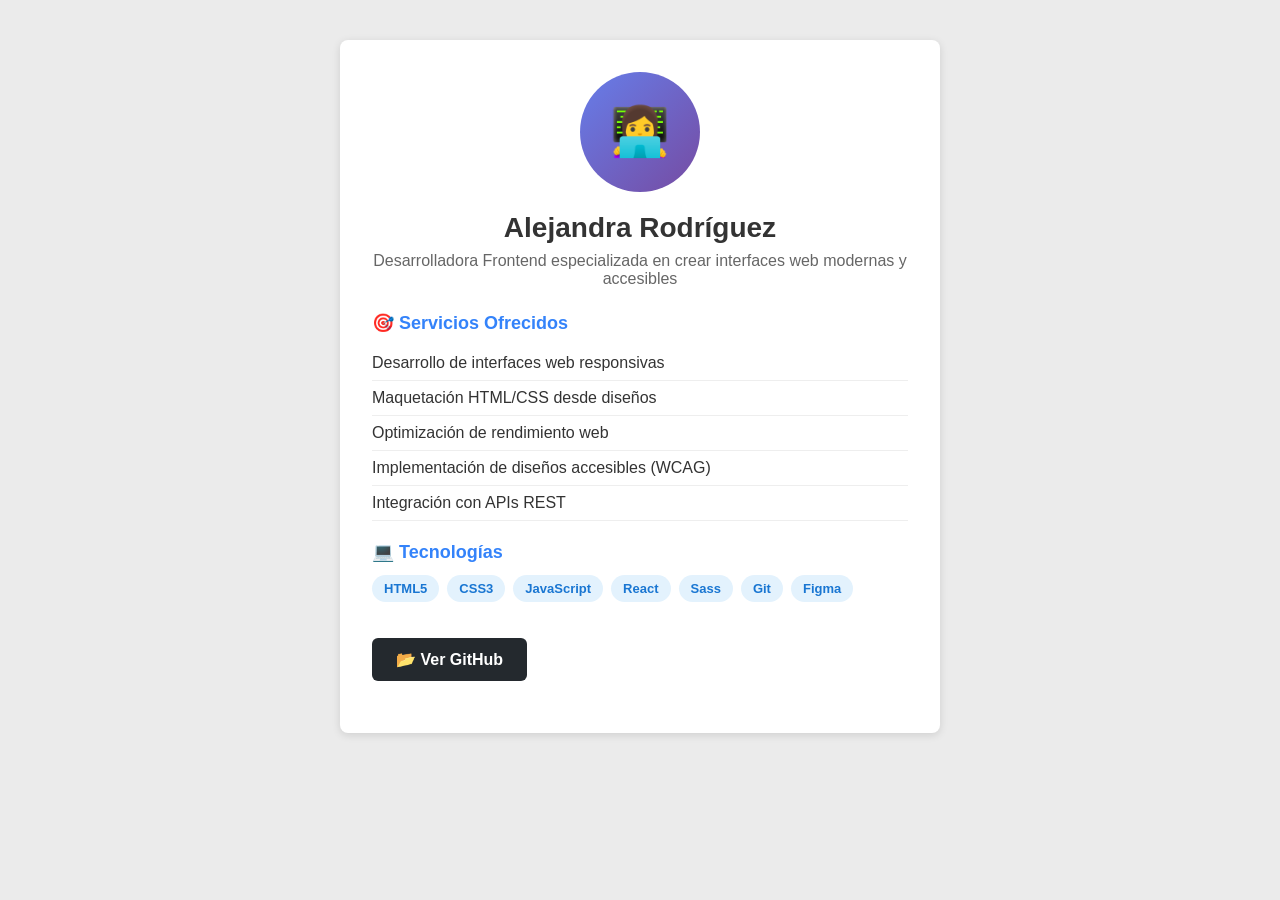
<file: portafolio-dev1.html>
<!DOCTYPE html>
<html lang="es">
<head>
    <meta charset="UTF-8">
    <meta name="viewport" content="width=device-width, initial-scale=1.0">
    <title>Portafolio - Alejandra</title>
    <link rel="stylesheet" href="styles.css">
    <style>
        .portafolio-card {
            background: white;
            border-radius: 8px;
            padding: 32px;
            max-width: 600px;
            margin: 40px auto;
            box-shadow: 0 2px 8px rgba(0,0,0,0.12);
        }
        .portafolio-avatar {
            width: 120px;
            height: 120px;
            border-radius: 50%;
            background: linear-gradient(135deg, #667eea 0%, #764ba2 100%);
            display: flex;
            align-items: center;
            justify-content: center;
            font-size: 48px;
            margin: 0 auto 20px;
        }
        .portafolio-nombre {
            font-size: 28px;
            font-weight: 800;
            text-align: center;
            margin-bottom: 8px;
        }
        .portafolio-descripcion {
            text-align: center;
            color: #666;
            margin-bottom: 24px;
        }
        .portafolio-seccion {
            margin-bottom: 20px;
        }
        .portafolio-seccion h3 {
            font-size: 18px;
            font-weight: 700;
            margin-bottom: 12px;
            color: #3483fa;
        }
        .portafolio-seccion ul {
            list-style: none;
            padding: 0;
        }
        .portafolio-seccion li {
            padding: 8px 0;
            border-bottom: 1px solid #eee;
        }
        .portafolio-tecnologias {
            display: flex;
            flex-wrap: wrap;
            gap: 8px;
        }
        .tech-badge {
            background: #e3f2fd;
            color: #1976d2;
            padding: 6px 12px;
            border-radius: 16px;
            font-size: 13px;
            font-weight: 600;
        }
        .portafolio-github {
            display: inline-block;
            background: #24292e;
            color: white;
            padding: 12px 24px;
            border-radius: 6px;
            text-decoration: none;
            font-weight: 600;
            margin-top: 16px;
        }
        .portafolio-github:hover {
            background: #1a1e22;
        }
    </style>
</head>
<body>
    <section class="portafolio-card">
        <div class="portafolio-avatar">👩‍💻</div>
        <h2 class="portafolio-nombre">Alejandra Rodríguez</h2>
        <p class="portafolio-descripcion">Desarrolladora Frontend especializada en crear interfaces web modernas y accesibles</p>

        <div class="portafolio-seccion">
            <h3>🎯 Servicios Ofrecidos</h3>
            <ul>
                <li>Desarrollo de interfaces web responsivas</li>
                <li>Maquetación HTML/CSS desde diseños</li>
                <li>Optimización de rendimiento web</li>
                <li>Implementación de diseños accesibles (WCAG)</li>
                <li>Integración con APIs REST</li>
            </ul>
        </div>

        <div class="portafolio-seccion">
            <h3>💻 Tecnologías</h3>
            <div class="portafolio-tecnologias">
                <span class="tech-badge">HTML5</span>
                <span class="tech-badge">CSS3</span>
                <span class="tech-badge">JavaScript</span>
                <span class="tech-badge">React</span>
                <span class="tech-badge">Sass</span>
                <span class="tech-badge">Git</span>
                <span class="tech-badge">Figma</span>
            </div>
        </div>

        <div class="portafolio-seccion">
            <a href="https://github.com/alejandra-dev" class="portafolio-github" target="_blank">
                📂 Ver GitHub
            </a>
        </div>
    </section>
</body>
</html>
</file>
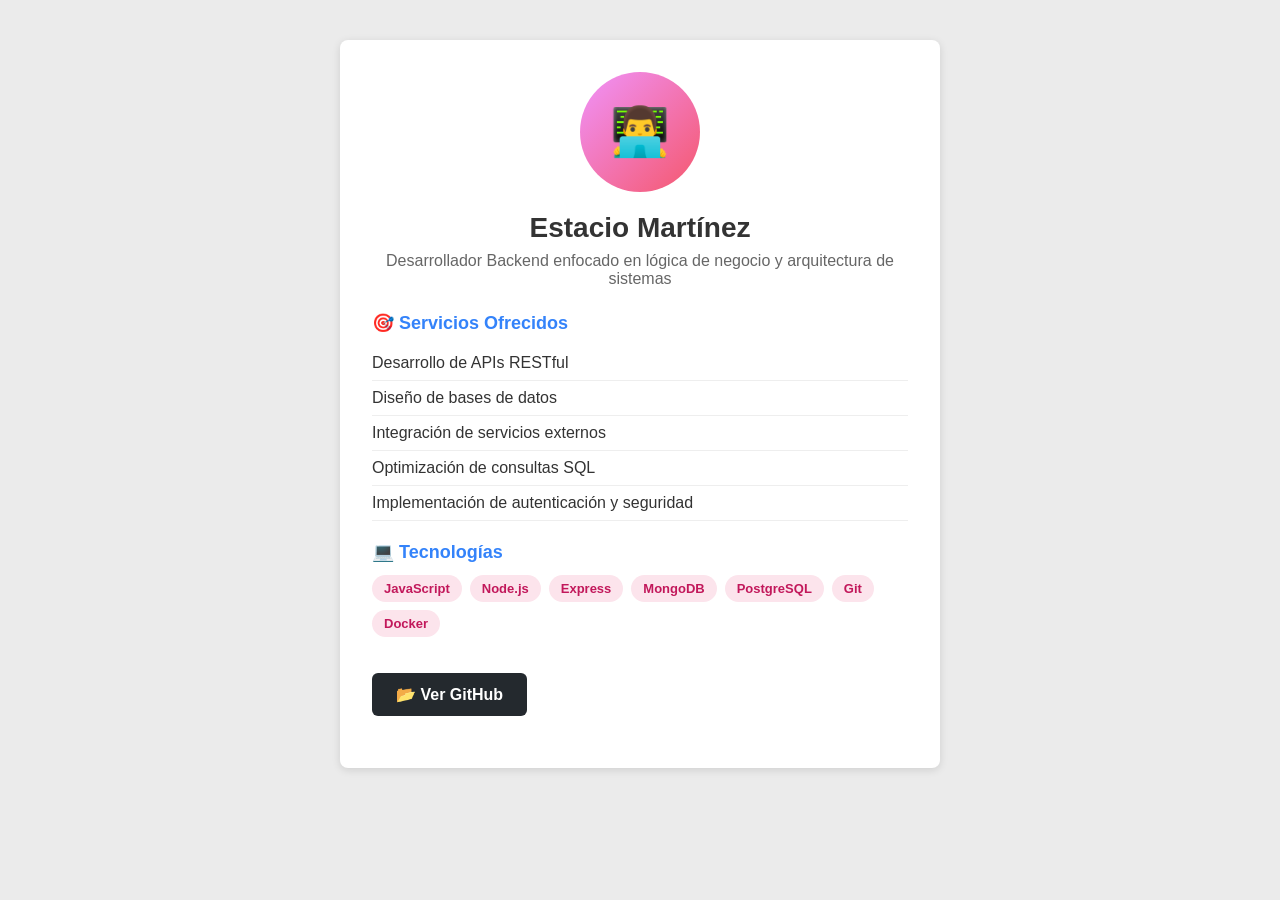
<file: portafolio-dev2.html>
<!DOCTYPE html>
<html lang="es">
<head>
    <meta charset="UTF-8">
    <meta name="viewport" content="width=device-width, initial-scale=1.0">
    <title>Portafolio - Estacio</title>
    <link rel="stylesheet" href="styles.css">
    <style>
        .portafolio-card {
            background: white;
            border-radius: 8px;
            padding: 32px;
            max-width: 600px;
            margin: 40px auto;
            box-shadow: 0 2px 8px rgba(0,0,0,0.12);
        }
        .portafolio-avatar {
            width: 120px;
            height: 120px;
            border-radius: 50%;
            background: linear-gradient(135deg, #f093fb 0%, #f5576c 100%);
            display: flex;
            align-items: center;
            justify-content: center;
            font-size: 48px;
            margin: 0 auto 20px;
        }
        .portafolio-nombre {
            font-size: 28px;
            font-weight: 800;
            text-align: center;
            margin-bottom: 8px;
        }
        .portafolio-descripcion {
            text-align: center;
            color: #666;
            margin-bottom: 24px;
        }
        .portafolio-seccion {
            margin-bottom: 20px;
        }
        .portafolio-seccion h3 {
            font-size: 18px;
            font-weight: 700;
            margin-bottom: 12px;
            color: #3483fa;
        }
        .portafolio-seccion ul {
            list-style: none;
            padding: 0;
        }
        .portafolio-seccion li {
            padding: 8px 0;
            border-bottom: 1px solid #eee;
        }
        .portafolio-tecnologias {
            display: flex;
            flex-wrap: wrap;
            gap: 8px;
        }
        .tech-badge {
            background: #fce4ec;
            color: #c2185b;
            padding: 6px 12px;
            border-radius: 16px;
            font-size: 13px;
            font-weight: 600;
        }
        .portafolio-github {
            display: inline-block;
            background: #24292e;
            color: white;
            padding: 12px 24px;
            border-radius: 6px;
            text-decoration: none;
            font-weight: 600;
            margin-top: 16px;
        }
        .portafolio-github:hover {
            background: #1a1e22;
        }
    </style>
</head>
<body>
    <section class="portafolio-card">
        <div class="portafolio-avatar">👨‍💻</div>
        <h2 class="portafolio-nombre">Estacio Martínez</h2>
        <p class="portafolio-descripcion">Desarrollador Backend enfocado en lógica de negocio y arquitectura de sistemas</p>

        <div class="portafolio-seccion">
            <h3>🎯 Servicios Ofrecidos</h3>
            <ul>
                <li>Desarrollo de APIs RESTful</li>
                <li>Diseño de bases de datos</li>
                <li>Integración de servicios externos</li>
                <li>Optimización de consultas SQL</li>
                <li>Implementación de autenticación y seguridad</li>
            </ul>
        </div>

        <div class="portafolio-seccion">
            <h3>💻 Tecnologías</h3>
            <div class="portafolio-tecnologias">
                <span class="tech-badge">JavaScript</span>
                <span class="tech-badge">Node.js</span>
                <span class="tech-badge">Express</span>
                <span class="tech-badge">MongoDB</span>
                <span class="tech-badge">PostgreSQL</span>
                <span class="tech-badge">Git</span>
                <span class="tech-badge">Docker</span>
            </div>
        </div>

        <div class="portafolio-seccion">
            <a href="https://github.com/estacio-dev" class="portafolio-github" target="_blank">
                📂 Ver GitHub
            </a>
        </div>
    </section>
</body>
</html>
</file>
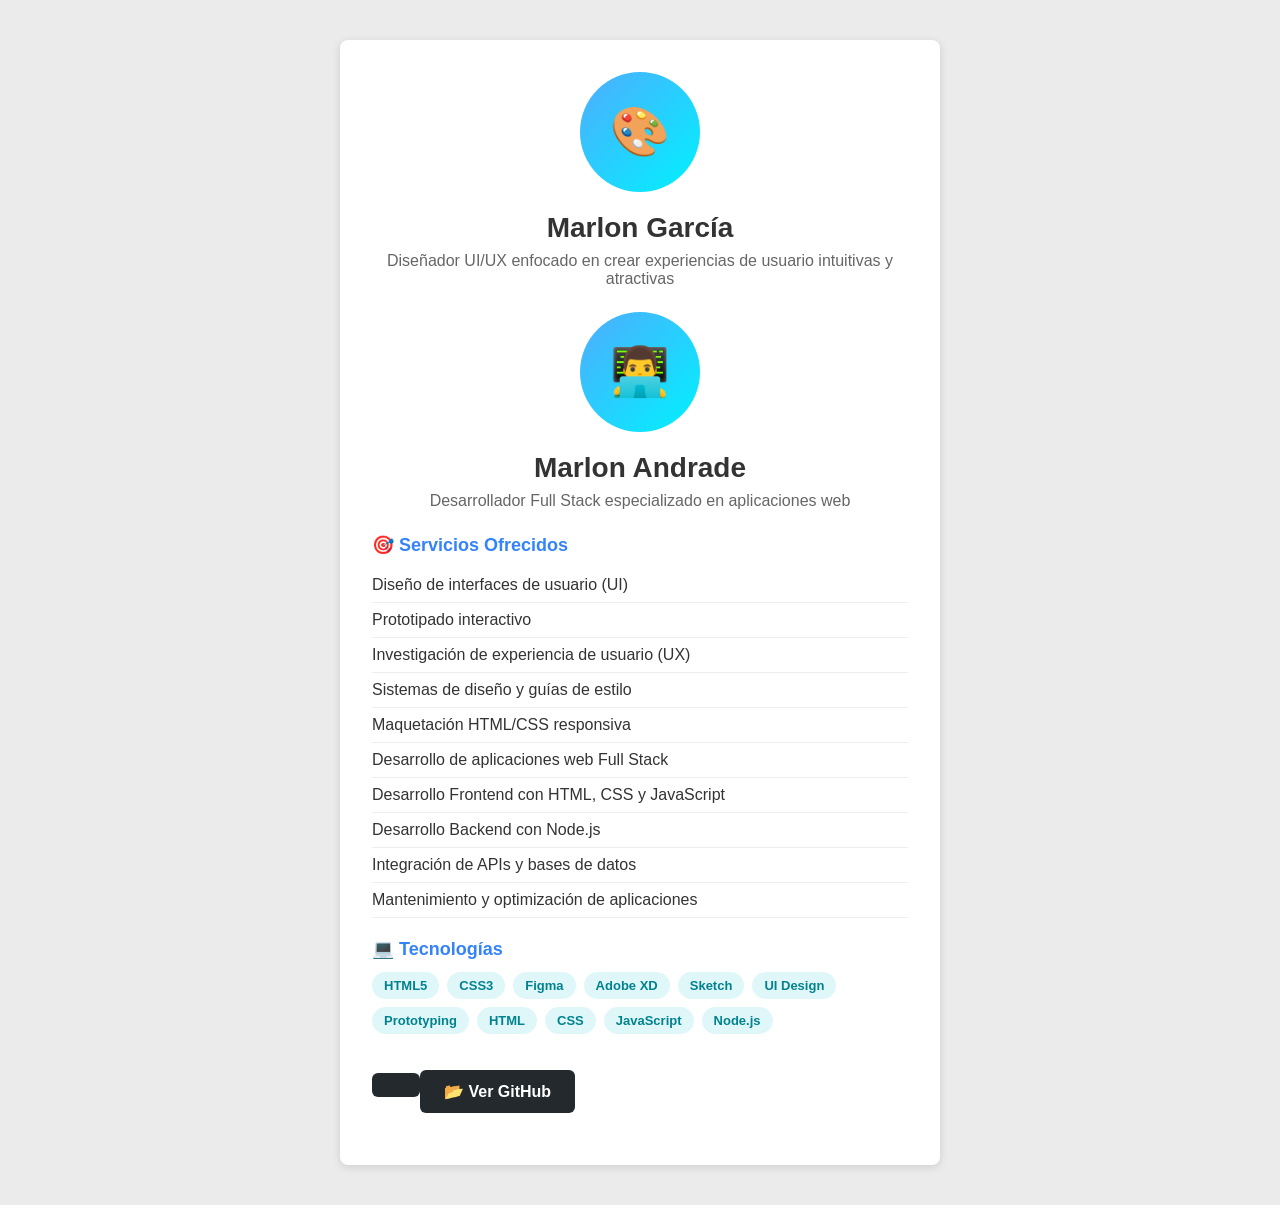
<file: portafolio-dev3.html>
<!DOCTYPE html>
<html lang="es">
<head>
    <meta charset="UTF-8">
    <meta name="viewport" content="width=device-width, initial-scale=1.0">
    <title>Portafolio - Marlon</title>
    <link rel="stylesheet" href="styles.css">
    <style>
        .portafolio-card {
            background: white;
            border-radius: 8px;
            padding: 32px;
            max-width: 600px;
            margin: 40px auto;
            box-shadow: 0 2px 8px rgba(0,0,0,0.12);
        }
        .portafolio-avatar {
            width: 120px;
            height: 120px;
            border-radius: 50%;
            background: linear-gradient(135deg, #4facfe 0%, #00f2fe 100%);
            display: flex;
            align-items: center;
            justify-content: center;
            font-size: 48px;
            margin: 0 auto 20px;
        }
        .portafolio-nombre {
            font-size: 28px;
            font-weight: 800;
            text-align: center;
            margin-bottom: 8px;
        }
        .portafolio-descripcion {
            text-align: center;
            color: #666;
            margin-bottom: 24px;
        }
        .portafolio-seccion {
            margin-bottom: 20px;
        }
        .portafolio-seccion h3 {
            font-size: 18px;
            font-weight: 700;
            margin-bottom: 12px;
            color: #3483fa;
        }
        .portafolio-seccion ul {
            list-style: none;
            padding: 0;
        }
        .portafolio-seccion li {
            padding: 8px 0;
            border-bottom: 1px solid #eee;
        }
        .portafolio-tecnologias {
            display: flex;
            flex-wrap: wrap;
            gap: 8px;
        }
        .tech-badge {
            background: #e0f7fa;
            color: #00838f;
            padding: 6px 12px;
            border-radius: 16px;
            font-size: 13px;
            font-weight: 600;
        }
        .portafolio-github {
            display: inline-block;
            background: #24292e;
            color: white;
            padding: 12px 24px;
            border-radius: 6px;
            text-decoration: none;
            font-weight: 600;
            margin-top: 16px;
        }
        .portafolio-github:hover {
            background: #1a1e22;
        }
    </style>
</head>
<body>
    <section class="portafolio-card">
        <div class="portafolio-avatar">🎨</div>
        <h2 class="portafolio-nombre">Marlon García</h2>
        <p class="portafolio-descripcion">Diseñador UI/UX enfocado en crear experiencias de usuario intuitivas y atractivas</p>
        <div class="portafolio-avatar">👨‍💻</div>
        <h2 class="portafolio-nombre">Marlon Andrade</h2>
        <p class="portafolio-descripcion">Desarrollador Full Stack especializado en aplicaciones web</p>

        <div class="portafolio-seccion">
            <h3>🎯 Servicios Ofrecidos</h3>
            <ul>
                <li>Diseño de interfaces de usuario (UI)</li>
                <li>Prototipado interactivo</li>
                <li>Investigación de experiencia de usuario (UX)</li>
                <li>Sistemas de diseño y guías de estilo</li>
                <li>Maquetación HTML/CSS responsiva</li>
                <li>Desarrollo de aplicaciones web Full Stack</li>
                <li>Desarrollo Frontend con HTML, CSS y JavaScript</li>
                <li>Desarrollo Backend con Node.js</li>
                <li>Integración de APIs y bases de datos</li>
                <li>Mantenimiento y optimización de aplicaciones</li>
            </ul>
        </div>

        <div class="portafolio-seccion">
            <h3>💻 Tecnologías</h3>
            <div class="portafolio-tecnologias">
                <span class="tech-badge">HTML5</span>
                <span class="tech-badge">CSS3</span>
                <span class="tech-badge">Figma</span>
                <span class="tech-badge">Adobe XD</span>
                <span class="tech-badge">Sketch</span>
                <span class="tech-badge">UI Design</span>
                <span class="tech-badge">Prototyping</span>
                <span class="tech-badge">HTML</span>
                <span class="tech-badge">CSS</span>
                <span class="tech-badge">JavaScript</span>
                <span class="tech-badge">Node.js</span>
            </div>
        </div>

        <div class="portafolio-seccion">
            <a href="https://github.com/marlon-design" class="portafolio-github" target="_blank">
            <a href="https://github.com/Yesit21" class="portafolio-github" target="_blank">
                📂 Ver GitHub
            </a>
        </div>
    </section>
</body>
</html>
</file>
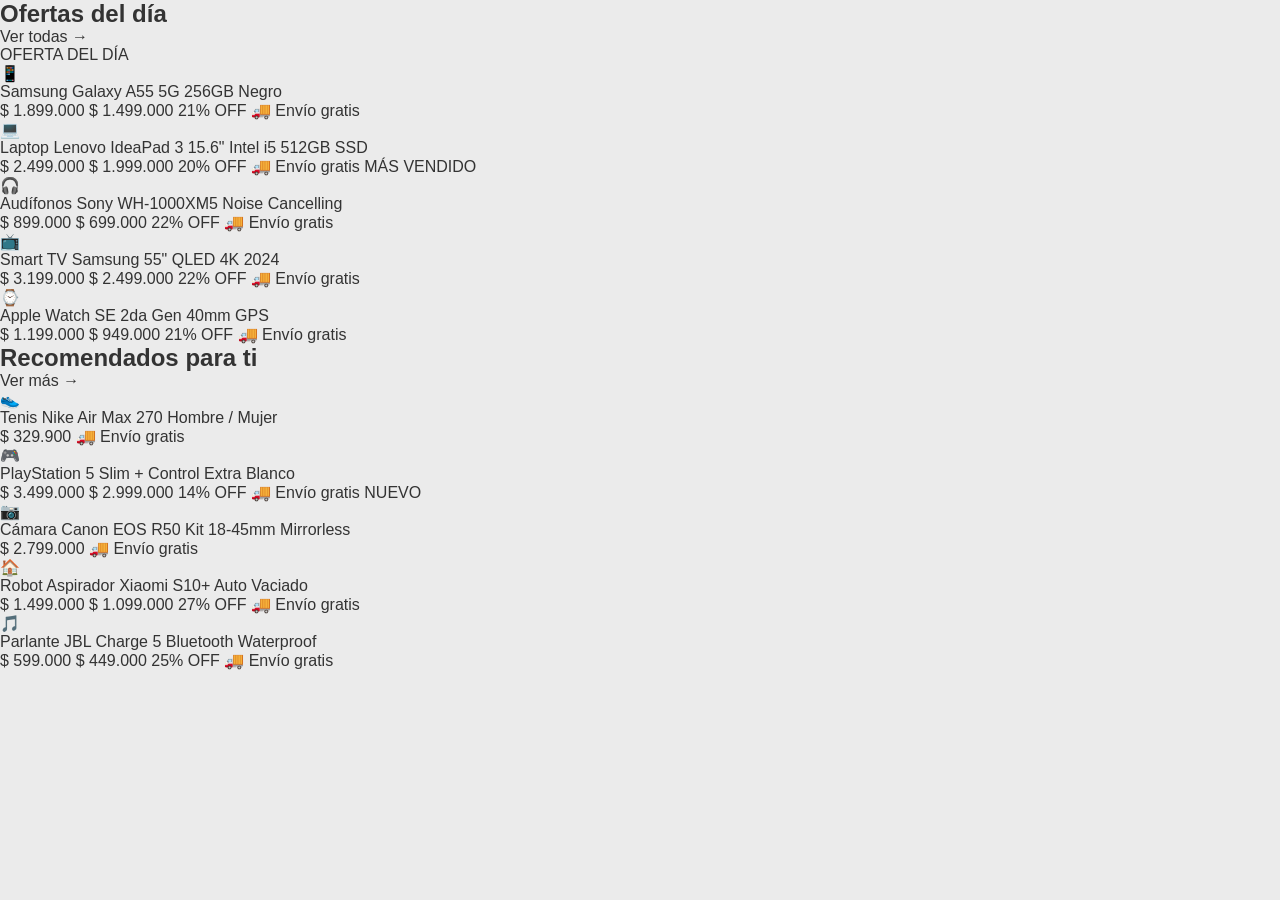
<file: productos-destacados.html>
<!DOCTYPE html>
<html lang="es">
<head>
    <meta charset="UTF-8">
    <meta name="viewport" content="width=device-width, initial-scale=1.0">
    <title>Productos Destacados</title>
    <link rel="stylesheet" href="styles.css">
</head>
<body>
    <!-- OFERTAS DEL DÍA -->
    <section class="seccion">
        <div class="seccion-encabezado">
            <h2 class="seccion-titulo">Ofertas del día</h2>
            <a href="#" class="ver-mas">Ver todas →</a>
        </div>
        <div class="grilla-productos">
            <a href="#" class="producto-card">
                <span class="etiqueta">OFERTA DEL DÍA</span>
                <div class="producto-emoji">📱</div>
                <p class="producto-nombre">Samsung Galaxy A55 5G 256GB Negro</p>
                <span class="producto-precio-anterior">$ 1.899.000</span>
                <span class="producto-precio">$ 1.499.000</span>
                <span class="producto-descuento">21% OFF</span>
                <span class="producto-envio">🚚 Envío gratis</span>
            </a>

            <a href="#" class="producto-card">
                <div class="producto-emoji">💻</div>
                <p class="producto-nombre">Laptop Lenovo IdeaPad 3 15.6" Intel i5 512GB SSD</p>
                <span class="producto-precio-anterior">$ 2.499.000</span>
                <span class="producto-precio">$ 1.999.000</span>
                <span class="producto-descuento">20% OFF</span>
                <span class="producto-envio">🚚 Envío gratis</span>
            </a>

            <a href="#" class="producto-card">
                <span class="etiqueta">MÁS VENDIDO</span>
                <div class="producto-emoji">🎧</div>
                <p class="producto-nombre">Audífonos Sony WH-1000XM5 Noise Cancelling</p>
                <span class="producto-precio-anterior">$ 899.000</span>
                <span class="producto-precio">$ 699.000</span>
                <span class="producto-descuento">22% OFF</span>
                <span class="producto-envio">🚚 Envío gratis</span>
            </a>

            <a href="#" class="producto-card">
                <div class="producto-emoji">📺</div>
                <p class="producto-nombre">Smart TV Samsung 55" QLED 4K 2024</p>
                <span class="producto-precio-anterior">$ 3.199.000</span>
                <span class="producto-precio">$ 2.499.000</span>
                <span class="producto-descuento">22% OFF</span>
                <span class="producto-envio">🚚 Envío gratis</span>
            </a>

            <a href="#" class="producto-card">
                <div class="producto-emoji">⌚</div>
                <p class="producto-nombre">Apple Watch SE 2da Gen 40mm GPS</p>
                <span class="producto-precio-anterior">$ 1.199.000</span>
                <span class="producto-precio">$ 949.000</span>
                <span class="producto-descuento">21% OFF</span>
                <span class="producto-envio">🚚 Envío gratis</span>
            </a>
        </div>
    </section>

    <!-- RECOMENDADOS -->
    <section class="seccion">
        <div class="seccion-encabezado">
            <h2 class="seccion-titulo">Recomendados para ti</h2>
            <a href="#" class="ver-mas">Ver más →</a>
        </div>
        <div class="grilla-productos">
            <a href="#" class="producto-card">
                <div class="producto-emoji">👟</div>
                <p class="producto-nombre">Tenis Nike Air Max 270 Hombre / Mujer</p>
                <span class="producto-precio">$ 329.900</span>
                <span class="producto-envio">🚚 Envío gratis</span>
            </a>

            <a href="#" class="producto-card">
                <div class="producto-emoji">🎮</div>
                <p class="producto-nombre">PlayStation 5 Slim + Control Extra Blanco</p>
                <span class="producto-precio-anterior">$ 3.499.000</span>
                <span class="producto-precio">$ 2.999.000</span>
                <span class="producto-descuento">14% OFF</span>
                <span class="producto-envio">🚚 Envío gratis</span>
            </a>

            <a href="#" class="producto-card">
                <span class="etiqueta">NUEVO</span>
                <div class="producto-emoji">📷</div>
                <p class="producto-nombre">Cámara Canon EOS R50 Kit 18-45mm Mirrorless</p>
                <span class="producto-precio">$ 2.799.000</span>
                <span class="producto-envio">🚚 Envío gratis</span>
            </a>

            <a href="#" class="producto-card">
                <div class="producto-emoji">🏠</div>
                <p class="producto-nombre">Robot Aspirador Xiaomi S10+ Auto Vaciado</p>
                <span class="producto-precio-anterior">$ 1.499.000</span>
                <span class="producto-precio">$ 1.099.000</span>
                <span class="producto-descuento">27% OFF</span>
                <span class="producto-envio">🚚 Envío gratis</span>
            </a>

            <a href="#" class="producto-card">
                <div class="producto-emoji">🎵</div>
                <p class="producto-nombre">Parlante JBL Charge 5 Bluetooth Waterproof</p>
                <span class="producto-precio-anterior">$ 599.000</span>
                <span class="producto-precio">$ 449.000</span>
                <span class="producto-descuento">25% OFF</span>
                <span class="producto-envio">🚚 Envío gratis</span>
            </a>
        </div>
    </section>
</body>
</html>
</file>
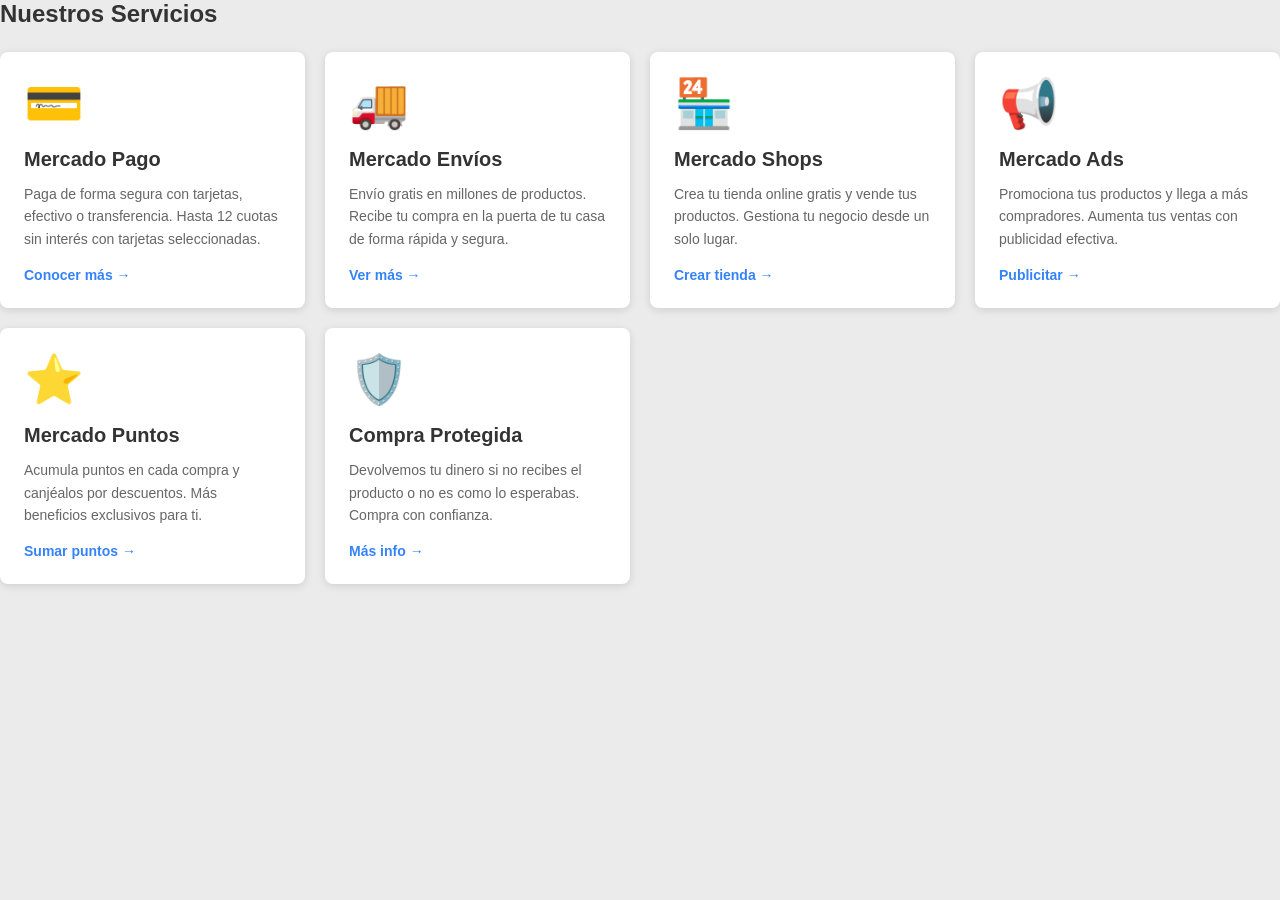
<file: servicios.html>
<!DOCTYPE html>
<html lang="es">
<head>
    <meta charset="UTF-8">
    <meta name="viewport" content="width=device-width, initial-scale=1.0">
    <title>Servicios - Mercado Libre</title>
    <link rel="stylesheet" href="styles.css">
    <style>
        .servicios-grid {
            display: grid;
            grid-template-columns: repeat(auto-fit, minmax(280px, 1fr));
            gap: 20px;
            padding: 24px 0;
        }
        .servicio-card {
            background: white;
            border-radius: 8px;
            padding: 24px;
            box-shadow: 0 2px 8px rgba(0,0,0,0.12);
            transition: transform 0.2s, box-shadow 0.2s;
        }
        .servicio-card:hover {
            transform: translateY(-4px);
            box-shadow: 0 4px 16px rgba(0,0,0,0.16);
        }
        .servicio-icono {
            font-size: 48px;
            margin-bottom: 16px;
        }
        .servicio-titulo {
            font-size: 20px;
            font-weight: 700;
            margin-bottom: 12px;
            color: #333;
        }
        .servicio-descripcion {
            font-size: 14px;
            line-height: 1.6;
            color: #666;
            margin-bottom: 16px;
        }
        .servicio-link {
            display: inline-block;
            color: #3483fa;
            font-weight: 600;
            font-size: 14px;
        }
        .servicio-link:hover {
            text-decoration: underline;
        }
    </style>
</head>
<body>
    <section class="seccion">
        <div class="seccion-encabezado">
            <h2 class="seccion-titulo">Nuestros Servicios</h2>
        </div>

        <div class="servicios-grid">
            <div class="servicio-card">
                <div class="servicio-icono">💳</div>
                <h3 class="servicio-titulo">Mercado Pago</h3>
                <p class="servicio-descripcion">
                    Paga de forma segura con tarjetas, efectivo o transferencia. 
                    Hasta 12 cuotas sin interés con tarjetas seleccionadas.
                </p>
                <a href="#" class="servicio-link">Conocer más →</a>
            </div>

            <div class="servicio-card">
                <div class="servicio-icono">🚚</div>
                <h3 class="servicio-titulo">Mercado Envíos</h3>
                <p class="servicio-descripcion">
                    Envío gratis en millones de productos. Recibe tu compra en la 
                    puerta de tu casa de forma rápida y segura.
                </p>
                <a href="#" class="servicio-link">Ver más →</a>
            </div>

            <div class="servicio-card">
                <div class="servicio-icono">🏪</div>
                <h3 class="servicio-titulo">Mercado Shops</h3>
                <p class="servicio-descripcion">
                    Crea tu tienda online gratis y vende tus productos. 
                    Gestiona tu negocio desde un solo lugar.
                </p>
                <a href="#" class="servicio-link">Crear tienda →</a>
            </div>

            <div class="servicio-card">
                <div class="servicio-icono">📢</div>
                <h3 class="servicio-titulo">Mercado Ads</h3>
                <p class="servicio-descripcion">
                    Promociona tus productos y llega a más compradores. 
                    Aumenta tus ventas con publicidad efectiva.
                </p>
                <a href="#" class="servicio-link">Publicitar →</a>
            </div>

            <div class="servicio-card">
                <div class="servicio-icono">⭐</div>
                <h3 class="servicio-titulo">Mercado Puntos</h3>
                <p class="servicio-descripcion">
                    Acumula puntos en cada compra y canjéalos por descuentos. 
                    Más beneficios exclusivos para ti.
                </p>
                <a href="#" class="servicio-link">Sumar puntos →</a>
            </div>

            <div class="servicio-card">
                <div class="servicio-icono">🛡️</div>
                <h3 class="servicio-titulo">Compra Protegida</h3>
                <p class="servicio-descripcion">
                    Devolvemos tu dinero si no recibes el producto o no es como 
                    lo esperabas. Compra con confianza.
                </p>
                <a href="#" class="servicio-link">Más info →</a>
            </div>
        </div>
    </section>
</body>
</html>
</file>
<file: styles.css>
/* =========================
RESET
========================= */

*{
margin:0;
padding:0;
box-sizing:border-box;
}

body{
font-family:'Nunito',sans-serif;
background:#ebebeb;
color:#333;
}

a{
text-decoration:none;
color:inherit;
}

img{
max-width:100%;
display:block;
}

/* =========================
ANUNCIO SUPERIOR
========================= */

.anuncio{
background:#3483fa;
color:white;
text-align:center;
padding:8px;
font-size:13px;
}

/* =========================
NAVBAR
========================= */

.navbar{
background:#ffd600;
padding-bottom:10px;
}

.nav-container{
max-width:1200px;
margin:auto;
display:flex;
align-items:center;
gap:20px;
padding:10px 20px;
}

/* LOGO */

.logo img{
height:40px;
}

/* BUSCADOR */

.search-container{
flex:1;
display:flex;
}

.search-input{
flex:1;
height:40px;
border:none;
padding:10px;
font-size:15px;
border-radius:6px 0 0 6px;
}

.search-btn{
width:50px;
border:none;
background:white;
border-radius:0 6px 6px 0;
cursor:pointer;
font-size:18px;
}

/* PROMO */

.promo-banner{
font-size:14px;
}

/* NAV BOTTOM */

.nav-bottom .nav-container{
justify-content:space-between;
}

.nav-right{
display:flex;
align-items:center;
gap:18px;
font-size:14px;
}

.nav-right button{
background:none;
border:none;
font-weight:700;
cursor:pointer;
}

.location-btn{
background:none;
border:none;
font-size:14px;
cursor:pointer;
}

/* =========================
HERO
========================= */

.hero{
max-width:1200px;
margin:30px auto;
padding:0 20px;
}

.hero-slider{
position:relative;
}

.hero-slide{
display:none;
}

.hero-slide.active{
display:block;
}

/* HERO CONTENIDO */

.hero-inner{
display:flex;
justify-content:space-between;
align-items:center;
background:linear-gradient(180deg,#ffd600,#ffd94c);
border-radius:10px;
padding:40px;
}

/* HERO TEXTO */

.hero-badge{
background:white;
padding:6px 14px;
border-radius:20px;
font-size:12px;
font-weight:700;
display:inline-block;
margin-bottom:10px;
}

.hero-title{
font-size:50px;
font-weight:900;
line-height:1.1;
}

.hero-title span{
display:block;
}

.hero-sub{
margin-top:10px;
font-weight:700;
}

/* HERO CARD */

.hero-card{
background:white;
padding:20px;
border-radius:14px;
width:300px;
box-shadow:0 10px 30px rgba(0,0,0,0.1);
}

.promo-top{
font-size:12px;
text-align:center;
color:#666;
}

.promo-big{
font-size:34px;
font-weight:900;
text-align:center;
margin:10px 0;
}

.promo-code{
text-align:center;
font-weight:700;
}

.btn-primary{
display:block;
background:#1f3a6d;
color:white;
text-align:center;
padding:12px;
border-radius:10px;
margin-top:12px;
font-weight:800;
}

/* =========================
SLIDER DOTS
========================= */

.hero-dots{
display:flex;
justify-content:center;
margin-top:15px;
gap:8px;
}

.dot{
width:10px;
height:10px;
border-radius:50%;
background:#ccc;
cursor:pointer;
}

.dot.active{
background:#3483fa;
transform:scale(1.2);
}

/* =========================
FEATURE CARDS
========================= */

.feature-row{
max-width:1200px;
margin:20px auto;
padding:0 20px;
}

.feature-cards{
display:flex;
gap:20px;
justify-content:center;
}

.feature-card{
background:white;
padding:20px;
border-radius:12px;
width:180px;
text-align:center;
box-shadow:0 5px 15px rgba(0,0,0,0.05);
transition:.3s;
}

.feature-card:hover{
transform:translateY(-5px);
}

.feature-icon{
font-size:28px;
margin-bottom:8px;
}

.feature-title{
font-weight:700;
}

/* ========================================
SECCION DESARROLLADORES 
======================================== */

.portfolio{
max-width:1200px;
margin:60px auto;
padding:0 20px;
}

.section-title{
text-align:center;
font-size:32px;
font-weight:800;
margin-bottom:10px;
}

.section-subtitle{
text-align:center;
color:#666;
margin-bottom:40px;
}

/* GRID */

.dev-grid{
display:grid;
grid-template-columns:repeat(auto-fit,minmax(280px,1fr));
gap:30px;
}

/* CARD */

.dev-card{
background:white;
border-radius:16px;
padding:25px;
box-shadow:0 10px 30px rgba(0,0,0,0.08);
transition:all .35s ease;
position:relative;
overflow:hidden;
}

.dev-card:hover{
transform:translateY(-10px);
box-shadow:0 20px 45px rgba(0,0,0,0.15);
}

/* HEADER */

.dev-header{
text-align:center;
margin-bottom:15px;
}

/* FOTO */

.dev-avatar{
width:100px;
height:100px;
margin:auto;
border-radius:50%;
overflow:hidden;
border:4px solid #ffd600;
margin-bottom:12px;
}

.dev-avatar img{
width:100%;
height:100%;
object-fit:cover;
}

/* INFO */

.dev-info h3{
font-size:20px;
font-weight:800;
margin-bottom:4px;
}

.dev-role{
font-size:14px;
color:#666;
}

/* DESCRIPCION */

.dev-description{
font-size:14px;
text-align:center;
color:#555;
margin:15px 0;
}

/* TECNOLOGIAS */

.dev-section h4{
font-size:14px;
margin-bottom:8px;
text-align:center;
}

.tech-tags{
display:flex;
flex-wrap:wrap;
justify-content:center;
gap:8px;
margin-bottom:15px;
}

.tech-tag{
background:#f1f1f1;
padding:6px 10px;
border-radius:8px;
font-size:12px;
font-weight:700;
}

/* COLORES TECNOLOGIAS */

.tech-tag:nth-child(1){
background:#ffe5e5;
}

.tech-tag:nth-child(2){
background:#e5f2ff;
}

.tech-tag:nth-child(3){
background:#fff4d6;
}

.tech-tag:nth-child(4){
background:#e7ffe8;
}

/* BOTON */

.dev-links{
text-align:center;
}

.dev-btn{
display:inline-block;
background:#3483fa;
color:white;
padding:8px 16px;
border-radius:8px;
font-size:13px;
font-weight:700;
transition:.3s;
}

.dev-btn:hover{
background:#2968c8;
transform:scale(1.05);
}

/* EFECTO DECORATIVO */

.dev-card::before{
content:"";
position:absolute;
top:-40px;
right:-40px;
width:120px;
height:120px;
background:#ffd600;
border-radius:50%;
opacity:.2;
}
/* =========================
RESPONSIVE
========================= */

@media (max-width:900px){

.hero-inner{
flex-direction:column;
gap:20px;
text-align:center;
}

.hero-title{
font-size:36px;
}

.feature-cards{
flex-wrap:wrap;
}

}

@media (max-width:600px){

.nav-container{
flex-direction:column;
align-items:flex-start;
}

.nav-right{
flex-wrap:wrap;
}

.search-container{
width:100%;
}

}
/* =========================
FOOTER PROFESIONAL
========================= */

.footer{
background:#ffffff;
margin-top:60px;
border-top:1px solid #e6e6e6;
}

.footer-container{
max-width:1200px;
margin:auto;
padding:40px 20px;
}

.footer-grid{
display:grid;
grid-template-columns:repeat(auto-fit,minmax(200px,1fr));
gap:40px;
}

/* COLUMNAS */

.footer-col h4{
font-size:14px;
font-weight:800;
margin-bottom:15px;
color:#333;
}

.footer-col a{
display:block;
font-size:13px;
color:#666;
margin-bottom:8px;
transition:.25s;
}

.footer-col a:hover{
color:#3483fa;
padding-left:4px;
}

/* PARTE INFERIOR */

.footer-bottom{
border-top:1px solid #eee;
text-align:center;
padding:15px;
font-size:12px;
color:#888;
background:#fafafa;
}
</file>
